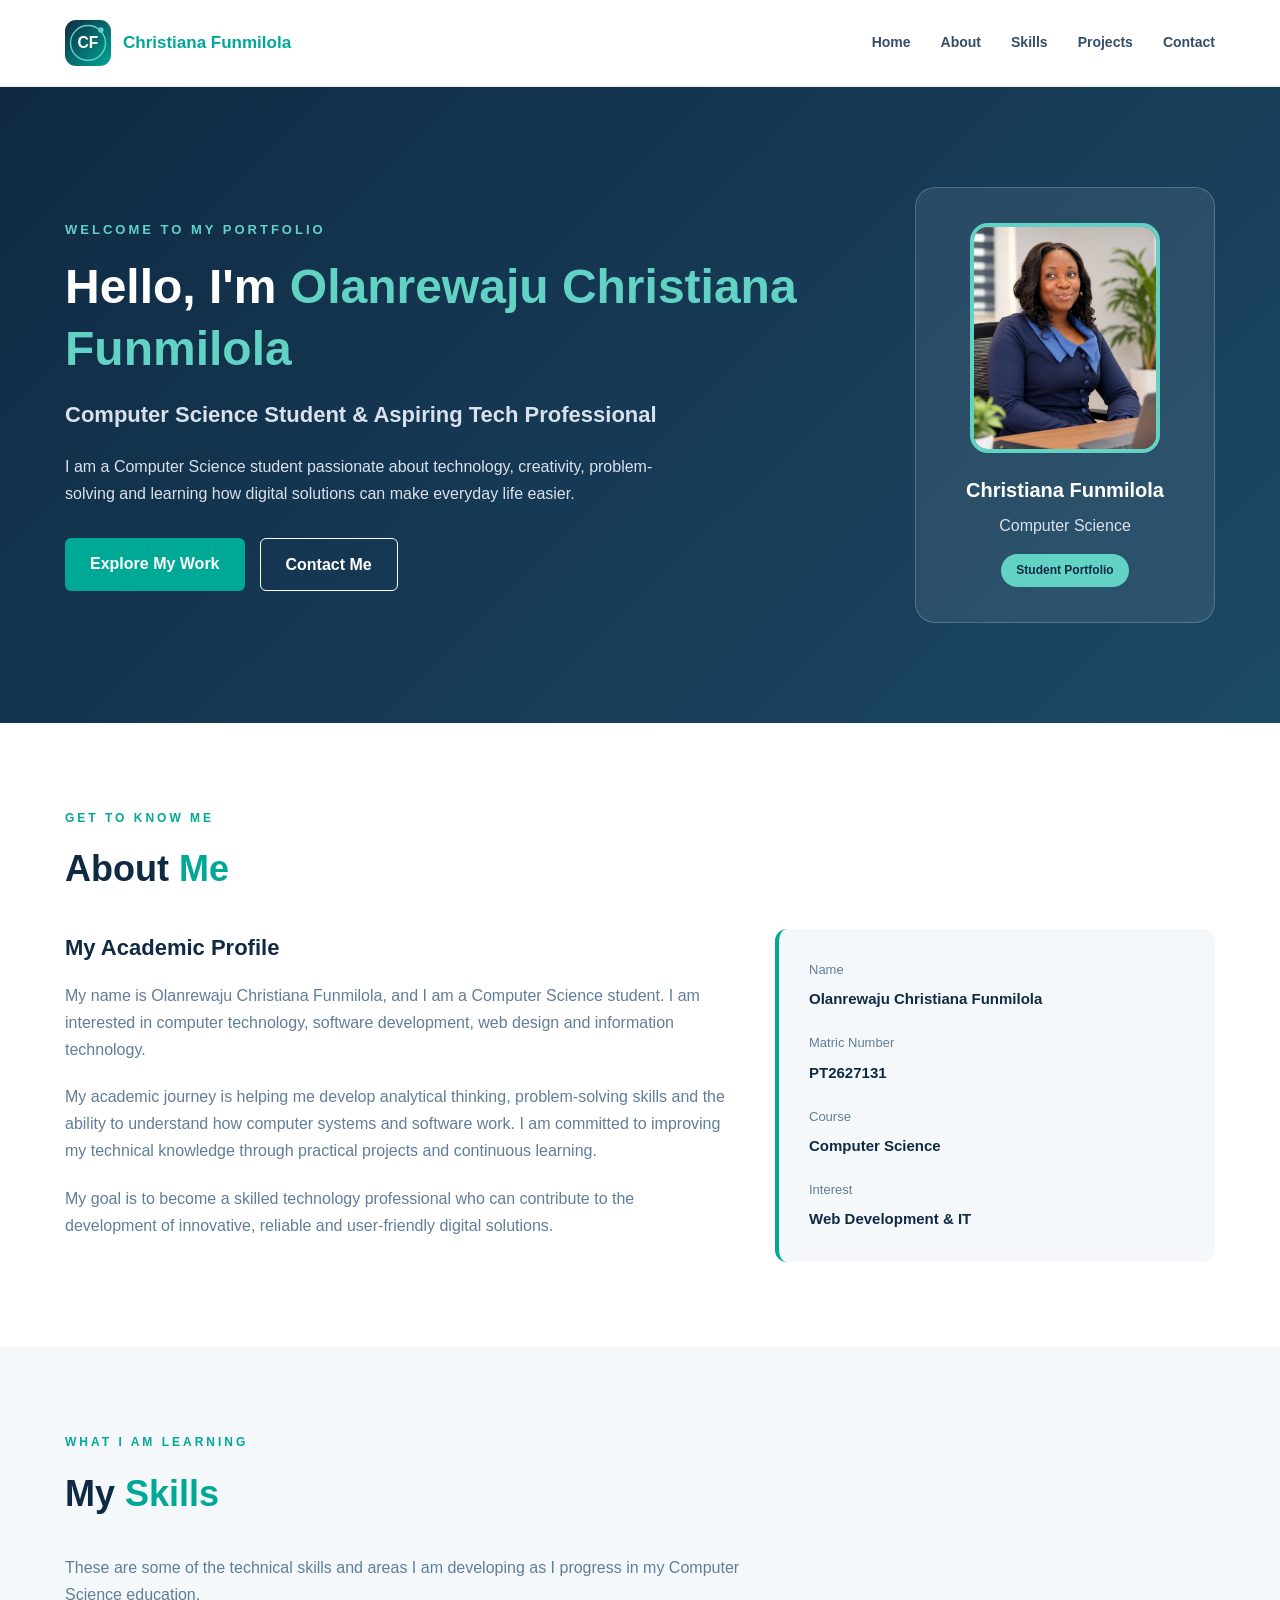
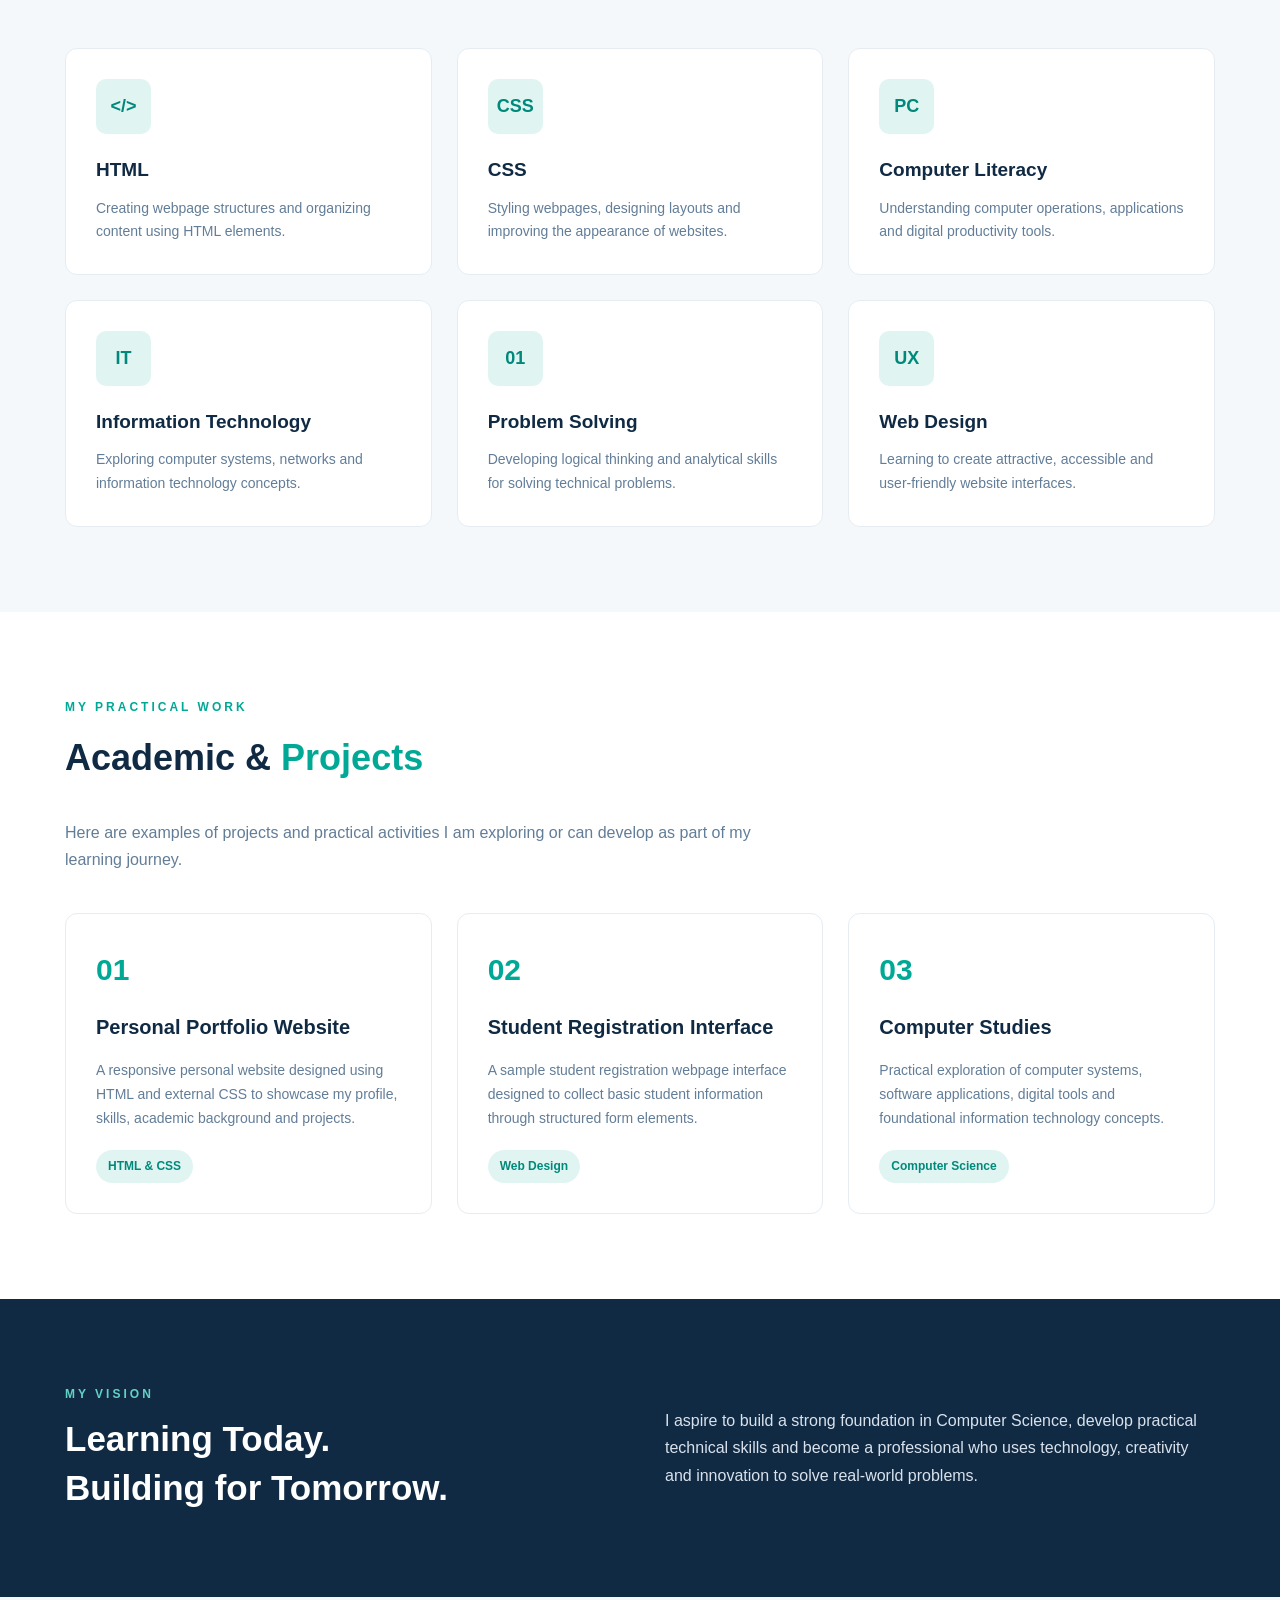
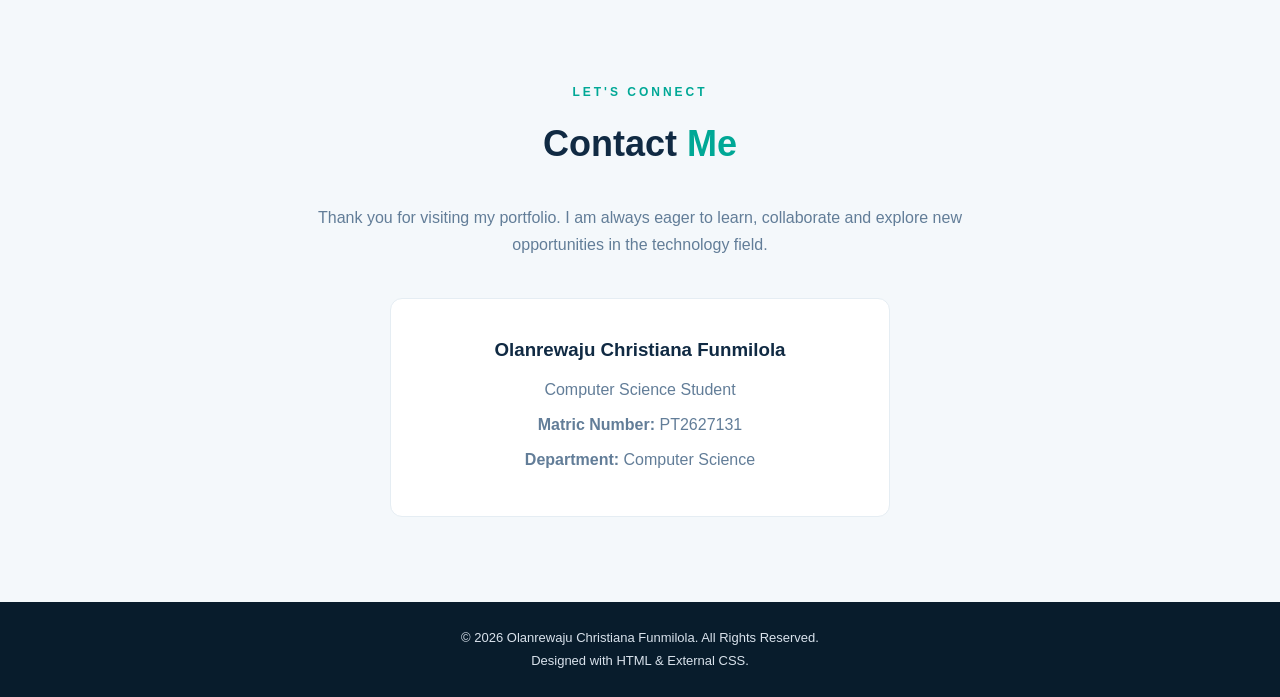
<file: index.html>
<!DOCTYPE html>
<html lang="en">
<head>
    <meta charset="UTF-8">
    <meta name="viewport" content="width=device-width, initial-scale=1.0">
    <title>Olanrewaju Christiana Funmilola | Portfolio</title>
    <link rel="stylesheet" href="style.css">
</head>
<body>
    <header class="header">
        <div class="container nav-container">
            <a href="#home" class="logo" aria-label="Olanrewaju Christiana Funmilola logo">
                <img src="logo.svg" alt="CF monogram logo" class="logo-image">
                <span class="logo-name">Christiana Funmilola</span>
            </a>
            <nav class="navigation">
                <a href="#home">Home</a><a href="#about">About</a><a href="#skills">Skills</a>
                <a href="#projects">Projects</a><a href="#contact">Contact</a>
            </nav>
        </div>
    </header>
    <main>
        <section class="hero" id="home">
            <div class="container hero-content">
                <div class="hero-text">
                    <p class="intro-label">WELCOME TO MY PORTFOLIO</p>
                    <h1>Hello, I'm <span>Olanrewaju Christiana Funmilola</span></h1>
                    <h2>Computer Science Student &amp; Aspiring Tech Professional</h2>
                    <p>I am a Computer Science student passionate about technology, creativity, problem-solving and learning how digital solutions can make everyday life easier.</p>
                    <div class="hero-buttons">
                        <a href="#projects" class="btn primary-btn">Explore My Work</a>
                        <a href="#contact" class="btn secondary-btn">Contact Me</a>
                    </div>
                </div>
                <div class="hero-card">
                    <img src="christiana-portrait.png" alt="Portrait of Olanrewaju Christiana Funmilola" class="profile-photo">
                    <h3>Christiana Funmilola</h3>
                    <p>Computer Science</p>
                    <div class="student-badge">Student Portfolio</div>
                </div>
            </div>
        </section>
        <section class="section about-section" id="about">
            <div class="container">
                <div class="section-heading"><p class="section-label">GET TO KNOW ME</p><h2>About <span>Me</span></h2></div>
                <div class="about-content">
                    <div class="about-info">
                        <h3>My Academic Profile</h3>
                        <p>My name is Olanrewaju Christiana Funmilola, and I am a Computer Science student. I am interested in computer technology, software development, web design and information technology.</p>
                        <p>My academic journey is helping me develop analytical thinking, problem-solving skills and the ability to understand how computer systems and software work. I am committed to improving my technical knowledge through practical projects and continuous learning.</p>
                        <p>My goal is to become a skilled technology professional who can contribute to the development of innovative, reliable and user-friendly digital solutions.</p>
                    </div>
                    <div class="profile-details">
                        <div class="detail-item"><span>Name</span><strong>Olanrewaju Christiana Funmilola</strong></div>
                        <div class="detail-item"><span>Matric Number</span><strong>PT2627131</strong></div>
                        <div class="detail-item"><span>Course</span><strong>Computer Science</strong></div>
                        <div class="detail-item"><span>Interest</span><strong>Web Development &amp; IT</strong></div>
                    </div>
                </div>
            </div>
        </section>
        <section class="section skills-section" id="skills">
            <div class="container">
                <div class="section-heading"><p class="section-label">WHAT I AM LEARNING</p><h2>My <span>Skills</span></h2></div>
                <p class="section-description">These are some of the technical skills and areas I am developing as I progress in my Computer Science education.</p>
                <div class="skills-grid">
                    <article class="skill-card"><div class="skill-icon">&lt;/&gt;</div><h3>HTML</h3><p>Creating webpage structures and organizing content using HTML elements.</p></article>
                    <article class="skill-card"><div class="skill-icon">CSS</div><h3>CSS</h3><p>Styling webpages, designing layouts and improving the appearance of websites.</p></article>
                    <article class="skill-card"><div class="skill-icon">PC</div><h3>Computer Literacy</h3><p>Understanding computer operations, applications and digital productivity tools.</p></article>
                    <article class="skill-card"><div class="skill-icon">IT</div><h3>Information Technology</h3><p>Exploring computer systems, networks and information technology concepts.</p></article>
                    <article class="skill-card"><div class="skill-icon">01</div><h3>Problem Solving</h3><p>Developing logical thinking and analytical skills for solving technical problems.</p></article>
                    <article class="skill-card"><div class="skill-icon">UX</div><h3>Web Design</h3><p>Learning to create attractive, accessible and user-friendly website interfaces.</p></article>
                </div>
            </div>
        </section>
        <section class="section projects-section" id="projects">
            <div class="container">
                <div class="section-heading"><p class="section-label">MY PRACTICAL WORK</p><h2>Academic &amp; <span>Projects</span></h2></div>
                <p class="section-description">Here are examples of projects and practical activities I am exploring or can develop as part of my learning journey.</p>
                <div class="projects-grid">
                    <article class="project-card"><div class="project-number">01</div><h3>Personal Portfolio Website</h3><p>A responsive personal website designed using HTML and external CSS to showcase my profile, skills, academic background and projects.</p><span class="project-tag">HTML &amp; CSS</span></article>
                    <article class="project-card"><div class="project-number">02</div><h3>Student Registration Interface</h3><p>A sample student registration webpage interface designed to collect basic student information through structured form elements.</p><span class="project-tag">Web Design</span></article>
                    <article class="project-card"><div class="project-number">03</div><h3>Computer Studies</h3><p>Practical exploration of computer systems, software applications, digital tools and foundational information technology concepts.</p><span class="project-tag">Computer Science</span></article>
                </div>
            </div>
        </section>
        <section class="section goals-section">
            <div class="container goals-content">
                <div><p class="section-label">MY VISION</p><h2>Learning Today.<br>Building for Tomorrow.</h2></div>
                <p>I aspire to build a strong foundation in Computer Science, develop practical technical skills and become a professional who uses technology, creativity and innovation to solve real-world problems.</p>
            </div>
        </section>
        <section class="section contact-section" id="contact">
            <div class="container">
                <div class="section-heading"><p class="section-label">LET'S CONNECT</p><h2>Contact <span>Me</span></h2></div>
                <p class="section-description">Thank you for visiting my portfolio. I am always eager to learn, collaborate and explore new opportunities in the technology field.</p>
                <div class="contact-card"><h3>Olanrewaju Christiana Funmilola</h3><p>Computer Science Student</p><p><strong>Matric Number:</strong> PT2627131</p><p><strong>Department:</strong> Computer Science</p></div>
            </div>
        </section>
    </main>
    <footer class="footer"><div class="container"><p>&copy; 2026 Olanrewaju Christiana Funmilola. All Rights Reserved.</p><p>Designed with HTML &amp; External CSS.</p></div></footer>
</body>
</html>
</file>
<file: style.css>
/* GENERAL STYLES */
*{margin:0;padding:0;box-sizing:border-box;scroll-behavior:smooth}
body{font-family:Arial,Helvetica,sans-serif;line-height:1.7;color:#263238;background:#fff}
.container{width:90%;max-width:1150px;margin:auto}
a{text-decoration:none;color:inherit}
section{scroll-margin-top:90px}
/* HEADER & NAVIGATION */
.header{background:#fff;border-bottom:1px solid #eaeaea;padding:20px 0;position:sticky;top:0;z-index:1000}
.nav-container{display:flex;justify-content:space-between;align-items:center}
.logo{font-size:30px;font-weight:bold;color:#102a43}.logo span{color:#00a896}
.logo{display:flex;align-items:center;gap:12px}
.logo-image{width:46px;height:46px;display:block}
.logo-name{font-size:17px;line-height:1.2;color:#102a43}
.profile-photo{width:190px;height:230px;object-fit:cover;object-position:center 25%;border-radius:18px;margin:0 auto 20px;display:block;border:4px solid #62d2c5}
@media(max-width:600px){.logo-name{font-size:16px}.profile-photo{width:180px;height:220px}}
.navigation{display:flex;gap:30px}.navigation a{font-size:14px;font-weight:bold;color:#334e68;transition:.3s}.navigation a:hover{color:#00a896}
/* HERO */
.hero{background:linear-gradient(135deg,#102a43,#1c4966);color:#fff;padding:100px 0}
.hero-content{display:flex;justify-content:space-between;align-items:center;gap:50px}
.hero-text{flex:1}.intro-label{color:#62d2c5;font-size:13px;font-weight:bold;letter-spacing:3px;margin-bottom:15px}
.hero h1{font-size:48px;line-height:1.3;margin-bottom:15px}.hero h1 span{color:#62d2c5}
.hero h2{font-size:22px;color:#d9e2ec;margin-bottom:20px}
.hero-text>p:not(.intro-label){max-width:600px;color:#d9e2ec;margin-bottom:30px}
.hero-buttons{display:flex;gap:15px;flex-wrap:wrap}
.btn{display:inline-block;padding:12px 25px;border-radius:6px;font-weight:bold;transition:.3s}
.primary-btn{background:#00a896;color:#fff}.primary-btn:hover{background:#00897b;transform:translateY(-3px)}
.secondary-btn{border:1px solid #fff;color:#fff}.secondary-btn:hover{background:#fff;color:#102a43}
.hero-card{width:300px;min-width:280px;padding:35px 25px;text-align:center;background:rgba(255,255,255,.08);border:1px solid rgba(255,255,255,.2);border-radius:20px}
.profile-placeholder{width:150px;height:150px;border-radius:50%;margin:0 auto 20px;display:flex;justify-content:center;align-items:center;background:#00a896;color:#fff;font-size:50px;font-weight:bold;border:5px solid #62d2c5}
.hero-card h3{font-size:20px;margin-bottom:5px}.hero-card p{color:#d9e2ec;margin-bottom:15px}
.student-badge{display:inline-block;background:#62d2c5;color:#102a43;padding:6px 15px;border-radius:30px;font-size:12px;font-weight:bold}
/* SECTIONS */
.section{padding:85px 0}.section-heading{margin-bottom:30px}
.section-label{color:#00a896;font-size:12px;font-weight:bold;letter-spacing:3px;margin-bottom:10px}
.section-heading h2{font-size:36px;color:#102a43}.section-heading h2 span{color:#00a896}
.section-description{max-width:700px;color:#627d98;margin-bottom:40px}
/* ABOUT */
.about-section{background:#fff}.about-content{display:grid;grid-template-columns:1.5fr 1fr;gap:50px}
.about-info h3{font-size:22px;color:#102a43;margin-bottom:15px}.about-info p{color:#627d98;margin-bottom:20px}
.profile-details{background:#f4f8fb;padding:30px;border-radius:12px;border-left:4px solid #00a896}
.detail-item{margin-bottom:20px}.detail-item:last-child{margin-bottom:0}
.detail-item span{display:block;font-size:13px;color:#627d98;margin-bottom:4px}.detail-item strong{color:#102a43;font-size:15px}
/* SKILLS */
.skills-section{background:#f4f8fb}.skills-grid{display:grid;grid-template-columns:repeat(3,1fr);gap:25px}
.skill-card{background:#fff;padding:30px;border-radius:12px;border:1px solid #e5edf3;transition:.3s}
.skill-card:hover{transform:translateY(-5px);box-shadow:0 10px 25px rgba(16,42,67,.08)}
.skill-icon{width:55px;height:55px;background:#e0f5f2;color:#00897b;display:flex;align-items:center;justify-content:center;font-size:18px;font-weight:bold;border-radius:10px;margin-bottom:20px}
.skill-card h3{color:#102a43;margin-bottom:10px;font-size:19px}.skill-card p{color:#627d98;font-size:14px}
/* PROJECTS */
.projects-section{background:#fff}.projects-grid{display:grid;grid-template-columns:repeat(3,1fr);gap:25px}
.project-card{padding:30px;border:1px solid #e5edf3;border-radius:12px;background:#fff;transition:.3s}
.project-card:hover{transform:translateY(-5px);box-shadow:0 10px 25px rgba(16,42,67,.08)}
.project-number{font-size:30px;font-weight:bold;color:#00a896;margin-bottom:15px}
.project-card h3{color:#102a43;font-size:20px;margin-bottom:15px}.project-card p{color:#627d98;font-size:14px;margin-bottom:20px}
.project-tag{display:inline-block;background:#e0f5f2;color:#00897b;padding:6px 12px;border-radius:30px;font-size:12px;font-weight:bold}
/* GOALS */
.goals-section{background:#102a43;color:#fff}.goals-content{display:grid;grid-template-columns:1fr 1fr;align-items:center;gap:50px}
.goals-section h2{font-size:35px;line-height:1.4}.goals-section .section-label{color:#62d2c5}.goals-content>p{color:#d9e2ec}
/* CONTACT */
.contact-section{background:#f4f8fb;text-align:center}.contact-section .section-description{margin-left:auto;margin-right:auto}
.contact-card{background:#fff;max-width:500px;margin:auto;padding:35px;border-radius:12px;border:1px solid #e5edf3}
.contact-card h3{color:#102a43;margin-bottom:10px}.contact-card p{color:#627d98;margin-bottom:8px}
/* FOOTER */
.footer{background:#081c2c;color:#d9e2ec;text-align:center;padding:25px 0}.footer p{font-size:13px}
/* RESPONSIVE DESIGN */
@media(max-width:900px){
.hero-content{flex-direction:column;text-align:center}
.hero-text>p:not(.intro-label){margin-left:auto;margin-right:auto}
.hero-buttons{justify-content:center}
.about-content{grid-template-columns:1fr}
.skills-grid{grid-template-columns:repeat(2,1fr)}
.projects-grid{grid-template-columns:repeat(2,1fr)}
.goals-content{grid-template-columns:1fr}
}
@media(max-width:600px){
.nav-container{flex-direction:column;gap:15px}
.navigation{justify-content:center;flex-wrap:wrap;gap:15px}
.navigation a{font-size:12px}
.hero{padding:65px 0}.hero h1{font-size:34px}.hero h2{font-size:18px}
.hero-card{width:100%;max-width:320px}
.section{padding:60px 0}.section-heading h2{font-size:30px}
.skills-grid,.projects-grid{grid-template-columns:1fr}
.goals-section h2{font-size:28px}
}
</file>
